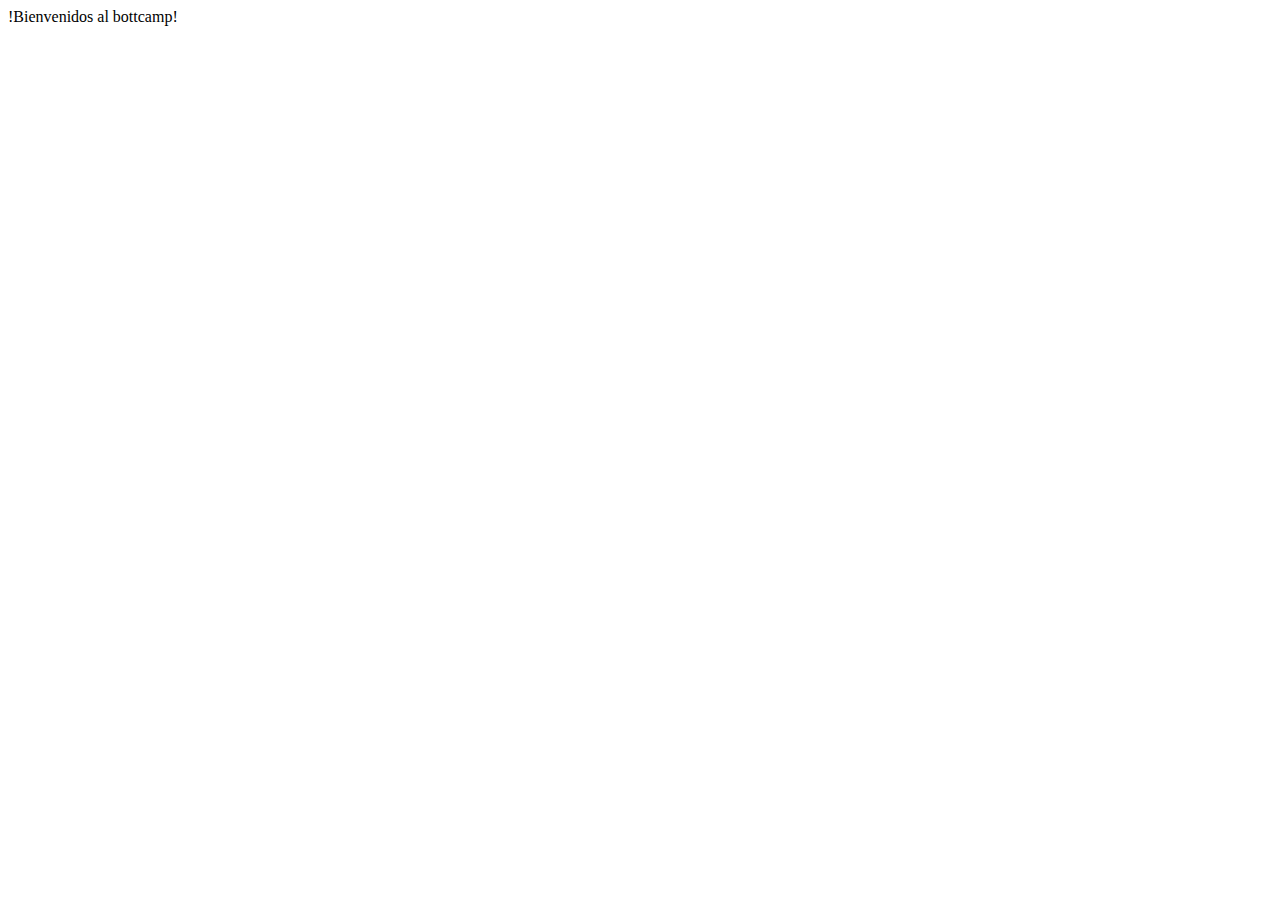
<file: index.html>
<!DOCTYPE html>
<html lang="en">
<head>
    <meta charset="UTF-8">
    <meta name="viewport" content="width= , initial-scale=1.0">
    <title>Document</title>
</head>
<body>
    !Bienvenidos al bottcamp!
</body>
</html>
</file>
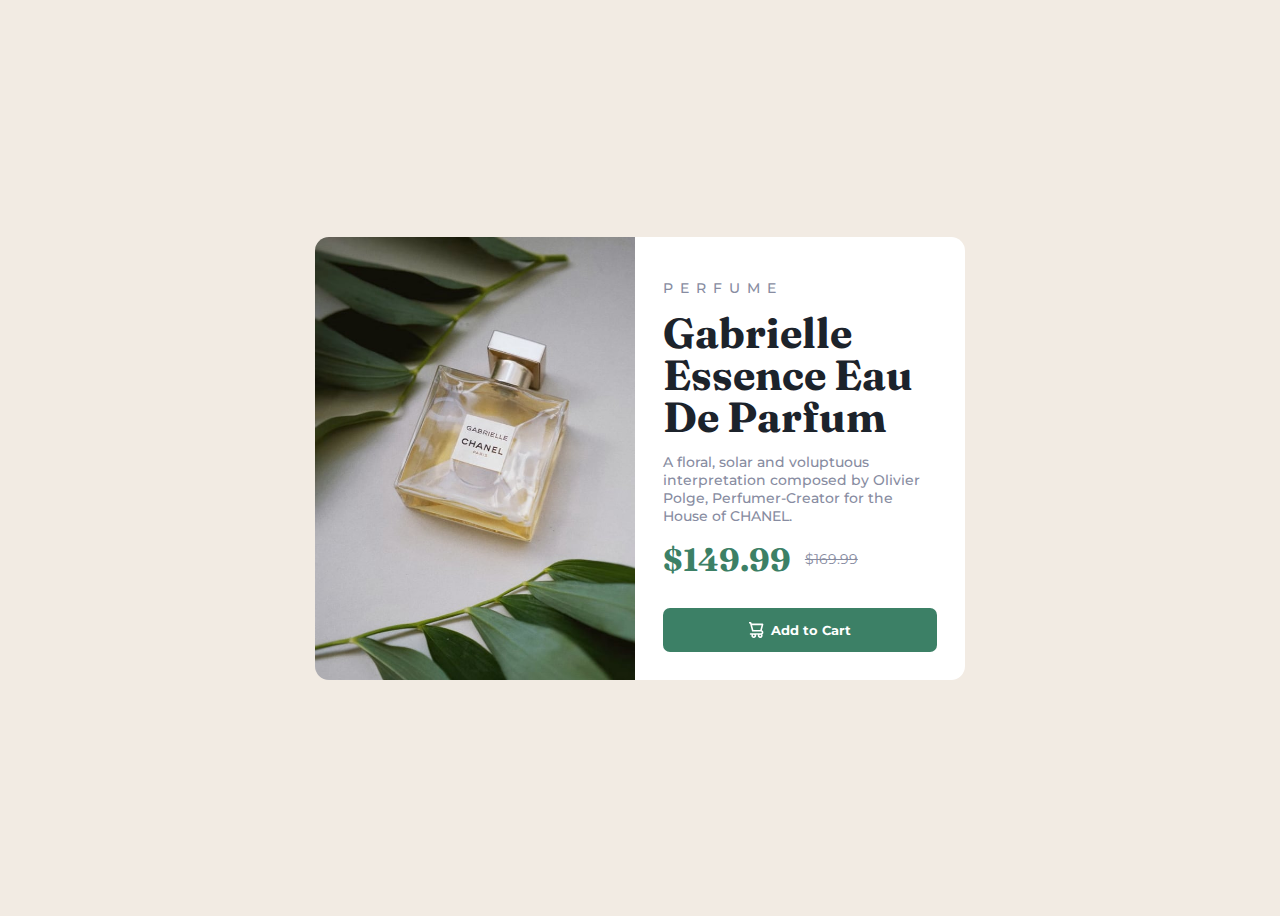
<file: semana01/dia01-html-product-preview-card-component-main/index.html>
<!DOCTYPE html>
<html lang="en">
<head>
  <meta charset="UTF-8">
  <meta name="viewport" content="width=device-width, initial-scale=1.0">
  <title>Document</title>
  <link rel="stylesheet" href="styles.css">
  <style>
    /*
    body{
      background-color: red;
    }
      */
  </style>
</head>
<body>
  
 <main>
  <section class="photo"></section>
  <section class="content">
    <h3>Perfume</h3>

    <h1>Gabrielle Essence Eau De Parfum</h1>
    

    <p>A floral, solar and voluptuous interpretation composed by Olivier Polge, 
      Perfumer-Creator for the House of CHANEL.</p>

    <div>
      <span>$149.99</span>
      <s>$169.99</s>
    </div>

    <button>
      <img src="./images/icon-cart.svg">
      Add to Cart
    </button>
  </section>
  
 </main>

</body>
</html>
</file>
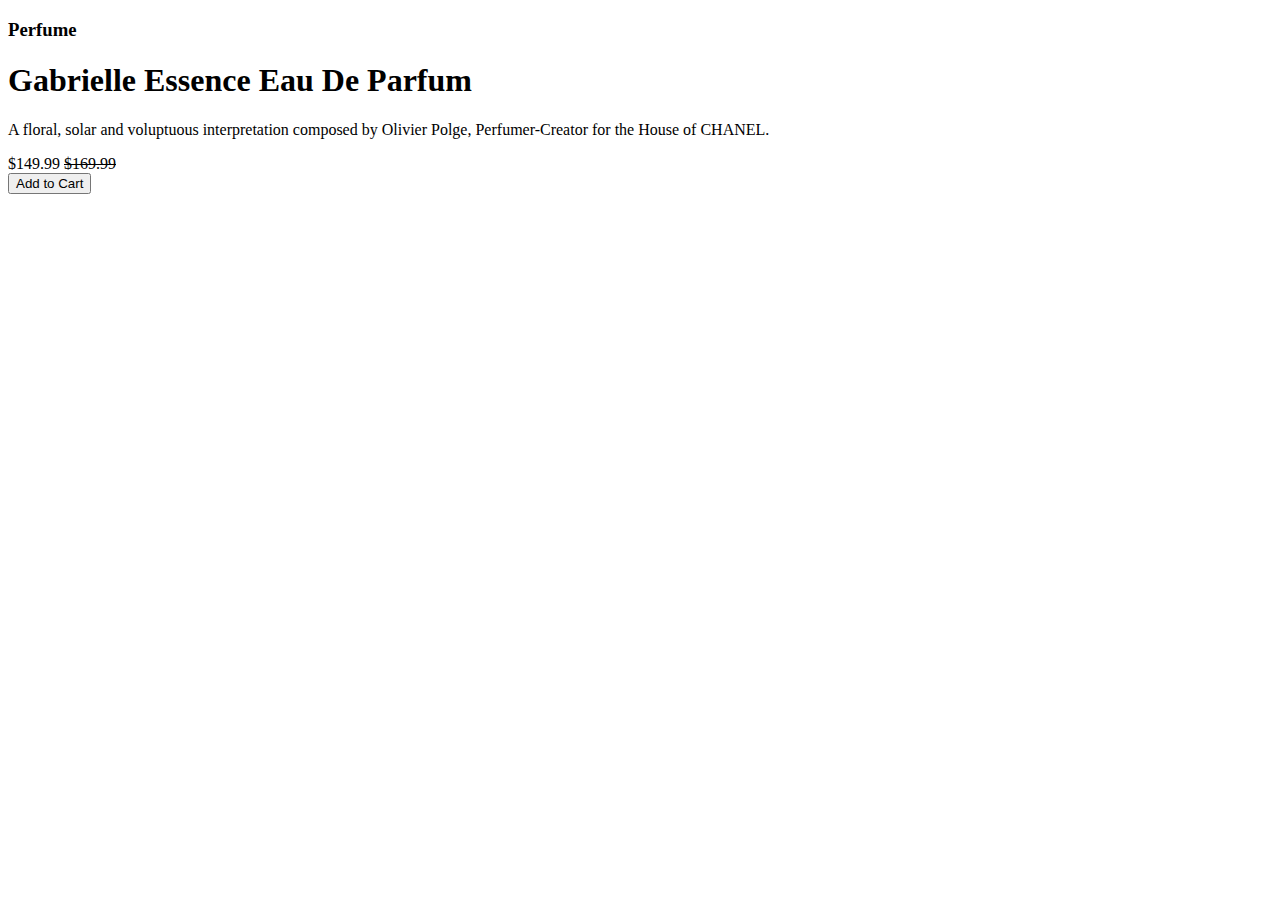
<file: semana01/product-preview-card-component-main/index.html>
<!DOCTYPE html>
<html lang="en">
<head>
  <meta charset="UTF-8">
  <meta name="viewport" content="width=device-width, initial-scale=1.0">
  <title>Document</title>
</head>
<body>
  
 <main>
  <section class="photo"></section>
  <section class="content">
    <h3>Perfume</h3>

    <h1>Gabrielle Essence Eau De Parfum</h1>

    <p>A floral, solar and voluptuous interpretation composed by Olivier Polge, 
      Perfumer-Creator for the House of CHANEL.</p>

    <div>
      <span>$149.99</span>
      <s>$169.99</s>
    </div>

    <button>Add to Cart</button>
  </section>
  
 </main>

</body>
</html>
</file>
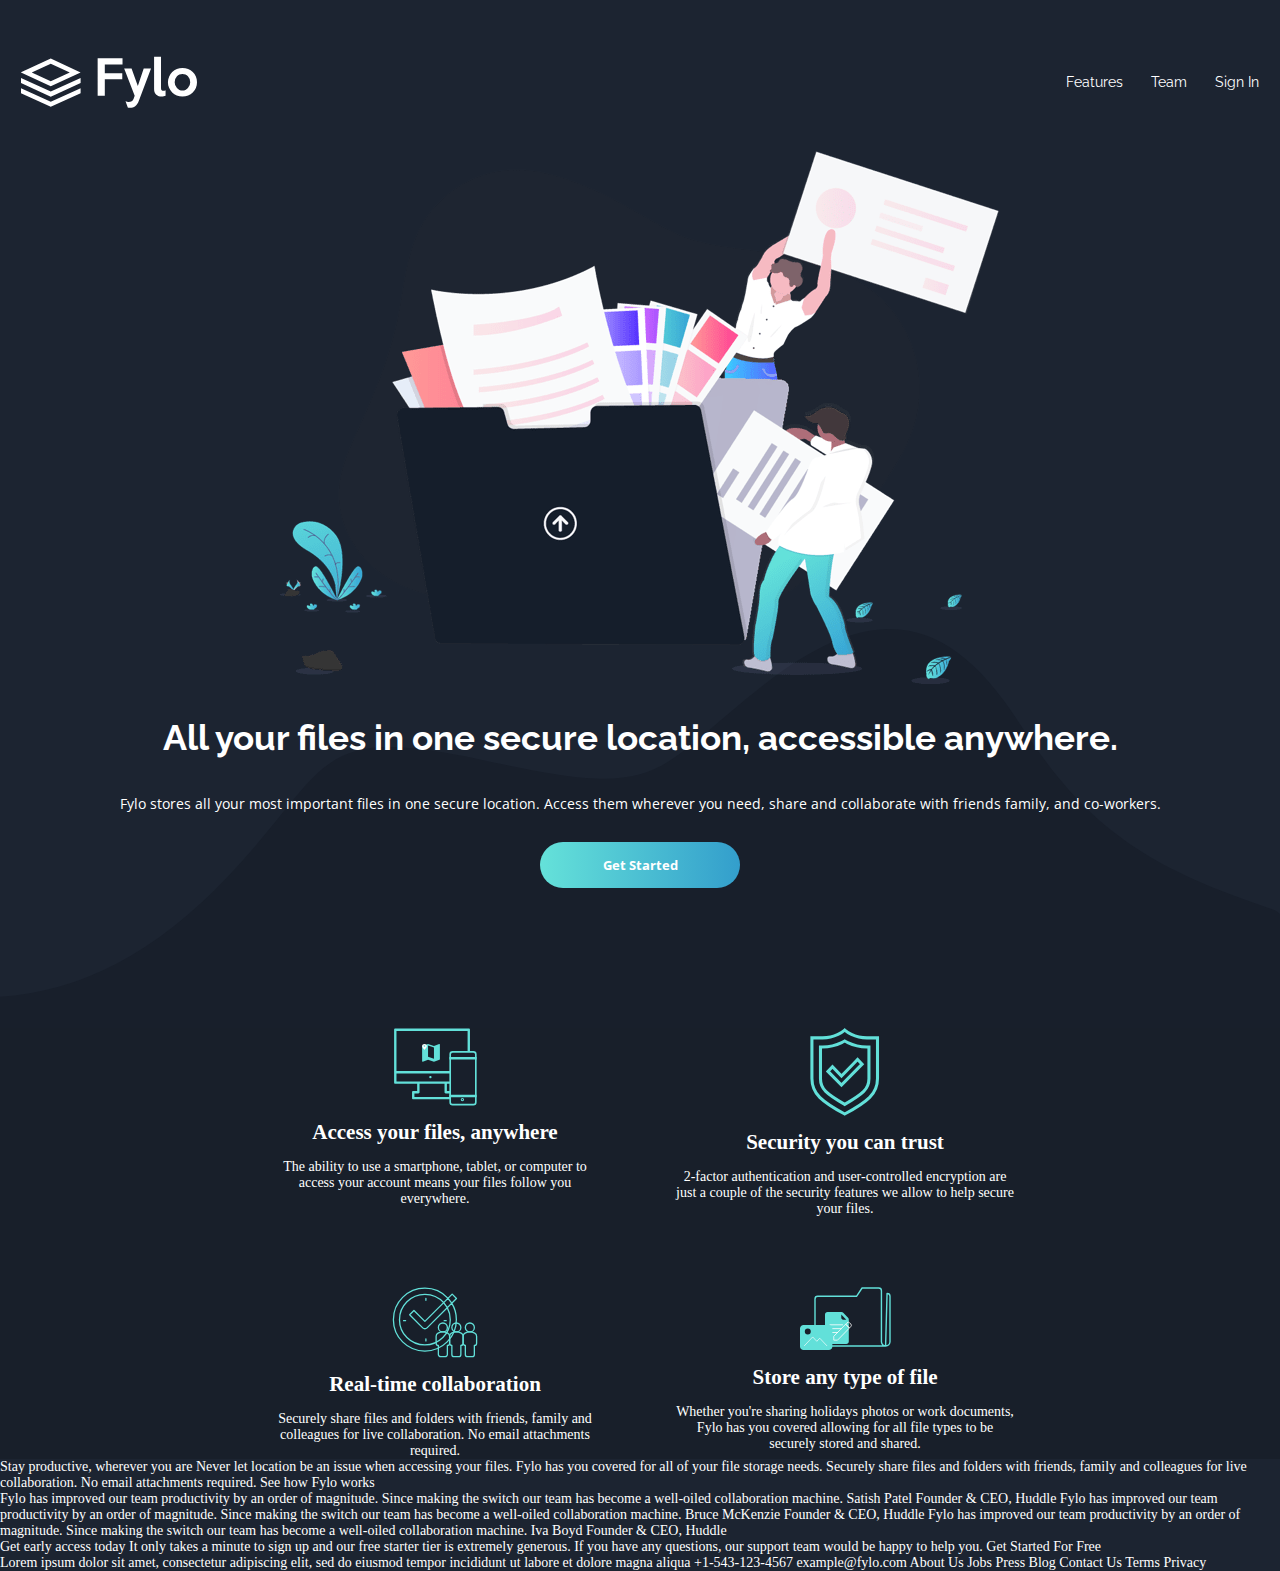
<file: semana01/dia02/fylo-dark-theme-landing-page-master/index.html>
<!DOCTYPE html>
<html lang="en">
<head>
  <meta charset="UTF-8">
  <meta name="viewport" content="width=device-width, initial-scale=1.0">
  <title>Fylo landing page</title>
  <link rel="stylesheet" href="./styles.css">
</head>
<body>
  <header class="header wrapper">
    <img class="header__logo" src="./images/logo.svg" alt="Logo Fylo Landing Page">
    <nav class="header__nav">
      <a href="">Features</a>
      <a href="">Team</a>
      <a href="">Sign In</a>
    </nav>
    
  </header>
  <main>
    <section class="hero">
      <img class="hero__logo" src="./images/illustration-intro.png" alt="ilustracion intro">
  
      <h1 class="hero__tittle">All your files in one secure location, accessible anywhere.</h1>

      <p class="hero__content">Fylo stores all your most important files in one secure location. Access them wherever 
        you need, share and collaborate with friends family, and co-workers.</p>

      <button class="hero__button">Get Started</button>
    </section>

   <section class="features">
    <article class="feature">
      <img class="feature_logo" src="./images/icon-access-anywhere.svg" alt="Access anywhere">
      <h2 class="feature_title">Access your files, anywhere</h2>
      <p class="feature_content">The ability to use a smartphone, tablet, or computer to access your account means your 
        files follow you everywhere.</p>
      
    </article>
    <article class="feature">
      <img class="feature_logp" src="./images/icon-security.svg" alt="Icon Security">
      <h2 class="feature_title">Security you can trust</h2> 
      <p class="feature_content">2-factor authentication and user-controlled encryption are just a couple of the security 
        features we allow to help secure your files.</p>

      
    </article>
    <article class="feature">
      <img class="feature_logo" src="./images/icon-collaboration.svg" alt="Icon collaboration">
      <h2 class="feature_title">Real-time collaboration</h2>
      <p class="feature_content">Securely share files and folders with friends, family and colleagues for live collaboration. 
        No email attachments required.</p>

      
    </article>
    <article class="feature">
      <img src="./images/icon-any-file.svg" alt="">
      <h2 class="feature_title">Store any type of file</h2>
      <p class="feature_content"> Whether you're sharing holidays photos or work documents, Fylo has you covered allowing for all 
        file types to be securely stored and shared.</p>

     
    </article>

   </section>
   <section class="collaboration">
    Stay productive, wherever you are

    Never let location be an issue when accessing your files. Fylo has you covered for all of your file 
    storage needs.

    Securely share files and folders with friends, family and colleagues for live collaboration. No email 
    attachments required.

    See how Fylo works

   </section>
   <section class="testimonials">
      Fylo has improved our team productivity by an order of magnitude. Since making the switch our team has 
      become a well-oiled collaboration machine.

      Satish Patel
      Founder & CEO, Huddle

      Fylo has improved our team productivity by an order of magnitude. Since making the switch our team has 
      become a well-oiled collaboration machine.

      Bruce McKenzie
      Founder & CEO, Huddle

      Fylo has improved our team productivity by an order of magnitude. Since making the switch our team has 
      become a well-oiled collaboration machine.

      Iva Boyd
      Founder & CEO, Huddle
   </section>

   <section class="early_class">
      Get early access today

      It only takes a minute to sign up and our free starter tier is extremely generous. If you have any 
      questions, our support team would be happy to help you.

      Get Started For Free
   </section>

   

</main>
<footer class="footer">

  Lorem ipsum dolor sit amet, consectetur adipiscing elit, sed do eiusmod tempor incididunt ut labore et 
  dolore magna aliqua

  +1-543-123-4567
  example@fylo.com

  About Us
  Jobs
  Press
  Blog

  Contact Us
  Terms
  Privacy
</footer>
  
</body>
</html>
</file>
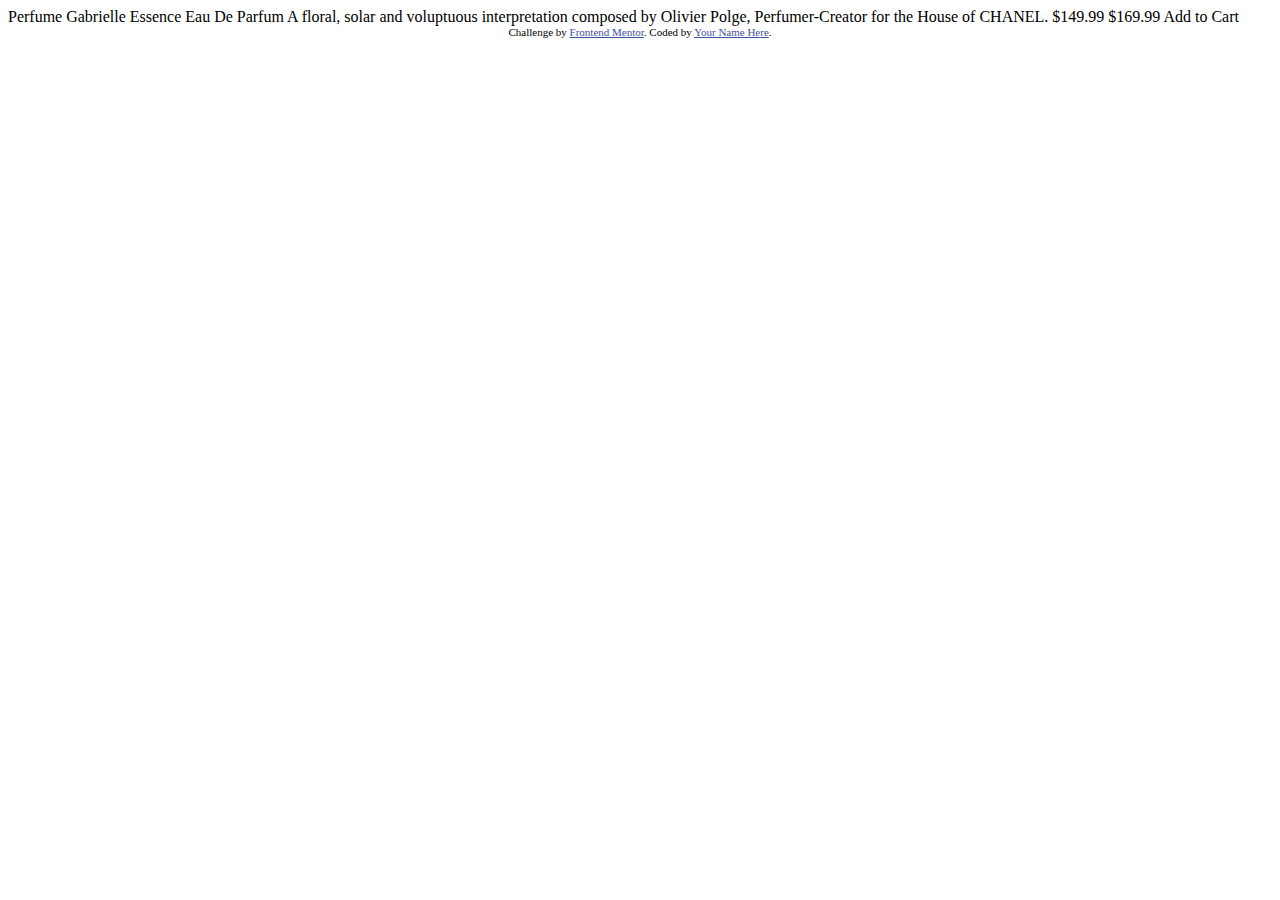
<file: semana01/dia01-html-product-preview-card-component-main/index copy.html>
<!DOCTYPE html>
<html lang="en">
<head>
  <meta charset="UTF-8">
  <meta name="viewport" content="width=device-width, initial-scale=1.0"> <!-- displays site properly based on user's device -->

  <link rel="icon" type="image/png" sizes="32x32" href="./images/favicon-32x32.png">
  
  <title>Frontend Mentor | Product preview card component</title>

  <!-- Feel free to remove these styles or customise in your own stylesheet 👍 -->
  <style>
    .attribution { font-size: 11px; text-align: center; }
    .attribution a { color: hsl(228, 45%, 44%); }
  </style>
</head>
<body>

  Perfume

  Gabrielle Essence Eau De Parfum

  A floral, solar and voluptuous interpretation composed by Olivier Polge, 
  Perfumer-Creator for the House of CHANEL.

  $149.99
  $169.99

  Add to Cart
  
  <div class="attribution">
    Challenge by <a href="https://www.frontendmentor.io?ref=challenge" target="_blank">Frontend Mentor</a>. 
    Coded by <a href="#">Your Name Here</a>.
  </div>
</body>
</html>
</file>
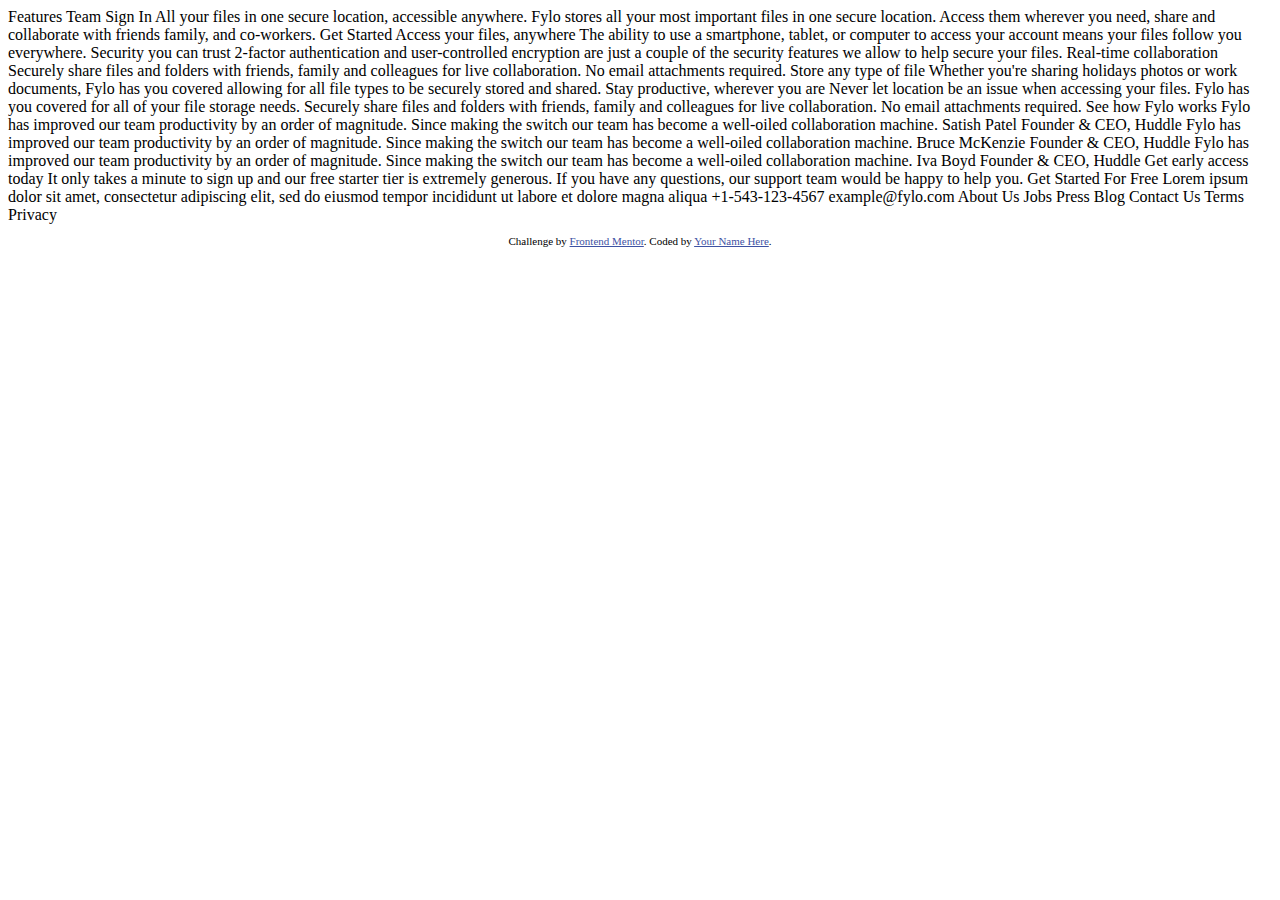
<file: semana01/dia02/fylo-dark-theme-landing-page-master/index copy.html>
<!DOCTYPE html>
<html lang="en">
<head>
  <meta charset="UTF-8">
  <meta name="viewport" content="width=device-width, initial-scale=1.0"> <!-- displays site properly based on user's device -->

  <link rel="icon" type="image/png" sizes="32x32" href="./images/favicon-32x32.png">
  
  <title>Frontend Mentor | Fylo landing page with dark theme and features grid</title>

  <!-- Feel free to remove these styles or customise in your own stylesheet 👍 -->
  <style>
    .attribution { font-size: 11px; text-align: center; }
    .attribution a { color: hsl(228, 45%, 44%); }
  </style>
</head>
<body>
  Features
  Team
  Sign In

  All your files in one secure location, accessible anywhere.

  Fylo stores all your most important files in one secure location. Access them wherever 
  you need, share and collaborate with friends family, and co-workers.

  Get Started

  Access your files, anywhere

  The ability to use a smartphone, tablet, or computer to access your account means your 
  files follow you everywhere.

  Security you can trust

  2-factor authentication and user-controlled encryption are just a couple of the security 
  features we allow to help secure your files.

  Real-time collaboration

  Securely share files and folders with friends, family and colleagues for live collaboration. 
  No email attachments required.

  Store any type of file

  Whether you're sharing holidays photos or work documents, Fylo has you covered allowing for all 
  file types to be securely stored and shared.

  Stay productive, wherever you are

  Never let location be an issue when accessing your files. Fylo has you covered for all of your file 
  storage needs.

  Securely share files and folders with friends, family and colleagues for live collaboration. No email 
  attachments required.

  See how Fylo works

  Fylo has improved our team productivity by an order of magnitude. Since making the switch our team has 
  become a well-oiled collaboration machine.

  Satish Patel
  Founder & CEO, Huddle

  Fylo has improved our team productivity by an order of magnitude. Since making the switch our team has 
  become a well-oiled collaboration machine.

  Bruce McKenzie
  Founder & CEO, Huddle

  Fylo has improved our team productivity by an order of magnitude. Since making the switch our team has 
  become a well-oiled collaboration machine.

  Iva Boyd
  Founder & CEO, Huddle

  Get early access today

  It only takes a minute to sign up and our free starter tier is extremely generous. If you have any 
  questions, our support team would be happy to help you.

  Get Started For Free

  Lorem ipsum dolor sit amet, consectetur adipiscing elit, sed do eiusmod tempor incididunt ut labore et 
  dolore magna aliqua

  +1-543-123-4567
  example@fylo.com

  About Us
  Jobs
  Press
  Blog

  Contact Us
  Terms
  Privacy

  <footer>
    <p class="attribution">
      Challenge by <a href="https://www.frontendmentor.io?ref=challenge" target="_blank">Frontend Mentor</a>. 
      Coded by <a href="#">Your Name Here</a>.
    </p>
  </footer>
</body>
</html>
</file>
<file: semana01/dia01-html-product-preview-card-component-main/styles.css>
@import url('https://fonts.googleapis.com/css2?family=Fraunces:ital,opsz,wght@0,9..144,100..900;1,9..144,100..900&family=Montserrat:ital,wght@0,100..900;1,100..900&display=swap');

/*  
    font-family: "Fraunces", serif;
    font-family: "Montserrat", sans-serif;
    font-weight: 200;

*/
body{
    font-family: "Montserrat", sans-serif;
    font-size: 14px;

    background-color: hsl(30,38%,92%);
    display: flex;
    justify-content: center;
    align-items: center;
    height: 100vh;
  }

  main{
    
    width: 650px;
    min-height: 400px;
    display: flex;
    border-radius: 0cap;
   
  }

  .photo   {
    background-color: blue;
    width: 350px;
    background-image: url(./images/image-product-desktop.jpg);
    background-size: cover;
    background-repeat: repeat;

    border-radius: 14px 0 0 14px ;
    

  }
  .content {
    background-color: hsl(0,0%,100%);
    width: 300px;
    padding: 28px;

    border-radius: 0 14px 14px 0 ;
    display:flex;
    flex-direction: column;
    gap: 1px;
    
  }

  .content h3{
    text-transform: uppercase;
    font-weight: 500;
    font-size: 14px;
    letter-spacing: 7px;
    color: hsl(228,12%,58%);

  }
  .content h1 {
    font-family: "Fraunces", serif;
    font-size: 42px;
    line-height: 1;
    color: hsl(212,21%,14%);
    margin: 0;
  }

  .content p {
    font-weight: 500;
    line-height: ;
    color: hsl(228,12%,58%);
  }
  .content div {
    display: flex;
    align-items: center;
    gap: 14px;

  }

  .content span{
    font-family: "Fraunces", serif;
    font-size: 32px;
    font-weight: 700;
    color: hsl(157,36%,37%);
  }
  .content s{
    color: hsl(228,12%,58%);

  }
  .content button{
    border: 0;
    font-family:  "Montserrat", sans-serif;
    font-weight: 700;
    background-color: hsl(157,36%,37%);
    color: hsl(0,0%,100%);
    padding: 14px;
    width: 100%;

    display: flex;
    justify-content: center;
    gap: 7px;
    margin-top: 28px;
    cursor: pointer;
    border-radius: 7px;
  }
</file>
<file: semana01/dia02/fylo-dark-theme-landing-page-master/styles.css>
@import url('https://fonts.googleapis.com/css2?family=Open+Sans:ital,wght@0,300..800;1,300..800&family=Raleway:ital,wght@0,100..900;1,100..900&display=swap');
/*
font-family: "Raleway", sans-serif; 
font-family: "Open Sans", sans-serif;
*/
/* VARIABLES o  CUSTOM PROPERTIES*/
:root {
    --font-primary: "Raleway", sans-serif;;
    --font-secondary: "Open Sans", sans-serif;
    --font-size: 14px;
    --font-weight-regular: 400;
    --font-weight-bold: 700;
    /*Colors*/
    --primary-dark-blue-intro: hsl(217, 28%, 15%);
    --primary-dark-blue-main: hsl(218, 28%, 13%);
    --primary-dark-blue-footer: hsl(216, 53%, 9%);
    --primary-dark-blue-testimonials: hsl(219, 30%, 18%);

    --accent-cyan-gradient: hsl(176, 68%, 64%);
    --accent-blue-grandient: hsl(198, 60%, 50%);
    --accent-error-gradneint: hsl(0, 100%, 63%);

    --neutral-white:hsl(0, 0%, 100%);
     


    --fondo-ejemplo: red;
    /*Ambito globa*/
    /* Definiendo una variable */ 


}

/*body {*/
    /* --fondo-ejemplo: yellow; */
    /* Ambito de regla css */

    /*background-color: var(--fondo-ejemplo);*/
    /* Leyendo la variable definida */
/* } */
/* GENERAL */
* { /* selector universal , se aplica a todos los elementos de la pagina  */
    /* siempre se utiliza */
    box-sizing: border-box;
    margin: 0;
}

html {
    font-size: var(--font-size);
}

body{
    background-color: var(--primary-dark-blue-intro);

    color: var(--neutral-white);

}
a{
    color: inherit;
    text-decoration: none;
}

img {
    max-width: 100%;

    height: auto ;
}
/* UTILS */
.wrapper {
   /*  width: 1440px; */ 
    width: min(100% - 3rem, 1440px);
}
.wrapper-720 {
    /*  width: 740px; */ 
     width: min(100% - 3rem, 720px);
 }
.hidden {
    display: none;
}

/* Header section*/

.header{
    /*border:1px solid red ;*/
    font-family: var(--font-primary);
    display: flex;
    justify-content: space-between; /*Pone a los elementos hijos a los extremos distribuyendo equitativamente en el espacio que tiene*/
    align-items: center;
    
    /*4 rem = 4 * 14 px = 56px */
    /*1rem = tamanio letra raiz */
    /*1em = tama;o de la letra de su contenedor proximo (14 px) */
    margin: 0 auto;
    margin-top: 4rem;
}

.header__nav {
    /*border: 1px solid yellow;*/
    display: flex;
    gap: 2rem; /*separacion entre lso elementos hijos */
}

/* HERDO SECTION */

.hero {
    /*border: 1px solid rebeccapurple;*/
    display: flex;
    flex-direction: column;
    align-items: center;
    gap: 2rem;

    text-align: center;
    padding-top: 3rem;
    padding-bottom: 10rem;

    background: url(./images/bg-curvy-desktop.svg) no-repeat bottom;
    background-size: contain;

}
.hero__tittle {
    font-family: var(--font-primary);
    font-weight: var(--font-weight-bold);
    font-size:  2.5rem;
    line-height: 1.5;
}

.hero__content {
    font-family: var(--font-secondary);
    line-height: 1.5;
    padding: 0 7rem;
}
.hero__button{
    font-family: var(--font-secondary);
    font-weight: var(--font-weight-bold);
    border: 0;
    border-radius: 7rem;
    padding: 1rem 1.5rem;
    min-width: 200px;
    color: var(--neutral-white);

    background: linear-gradient(90deg, 
    var(--accent-cyan-gradient) 0%,  
    var(--accent-blue-grandient) 100%);

    cursor: pointer;
    transition: all ease .3s;
}

.hero__button:hover {

    background: var(--accent-blue-grandient);
}
/* FEATURES SECTION */
.features {
    background-color: var(--primary-dark-blue-main) ;

    display: grid;
    grid-template-columns: 340px 340px;
    justify-content: center;
    gap: 5rem;
}

.feature {
    text-align: center ;
    display: flex;
    flex-direction: column;
    align-items: center;
    gap: 1rem;
}

.fearure__title{
    font-family: var(--font-primary);
}

.fearure__content{
    font-family: var(--font-secondary);
}
</file>
